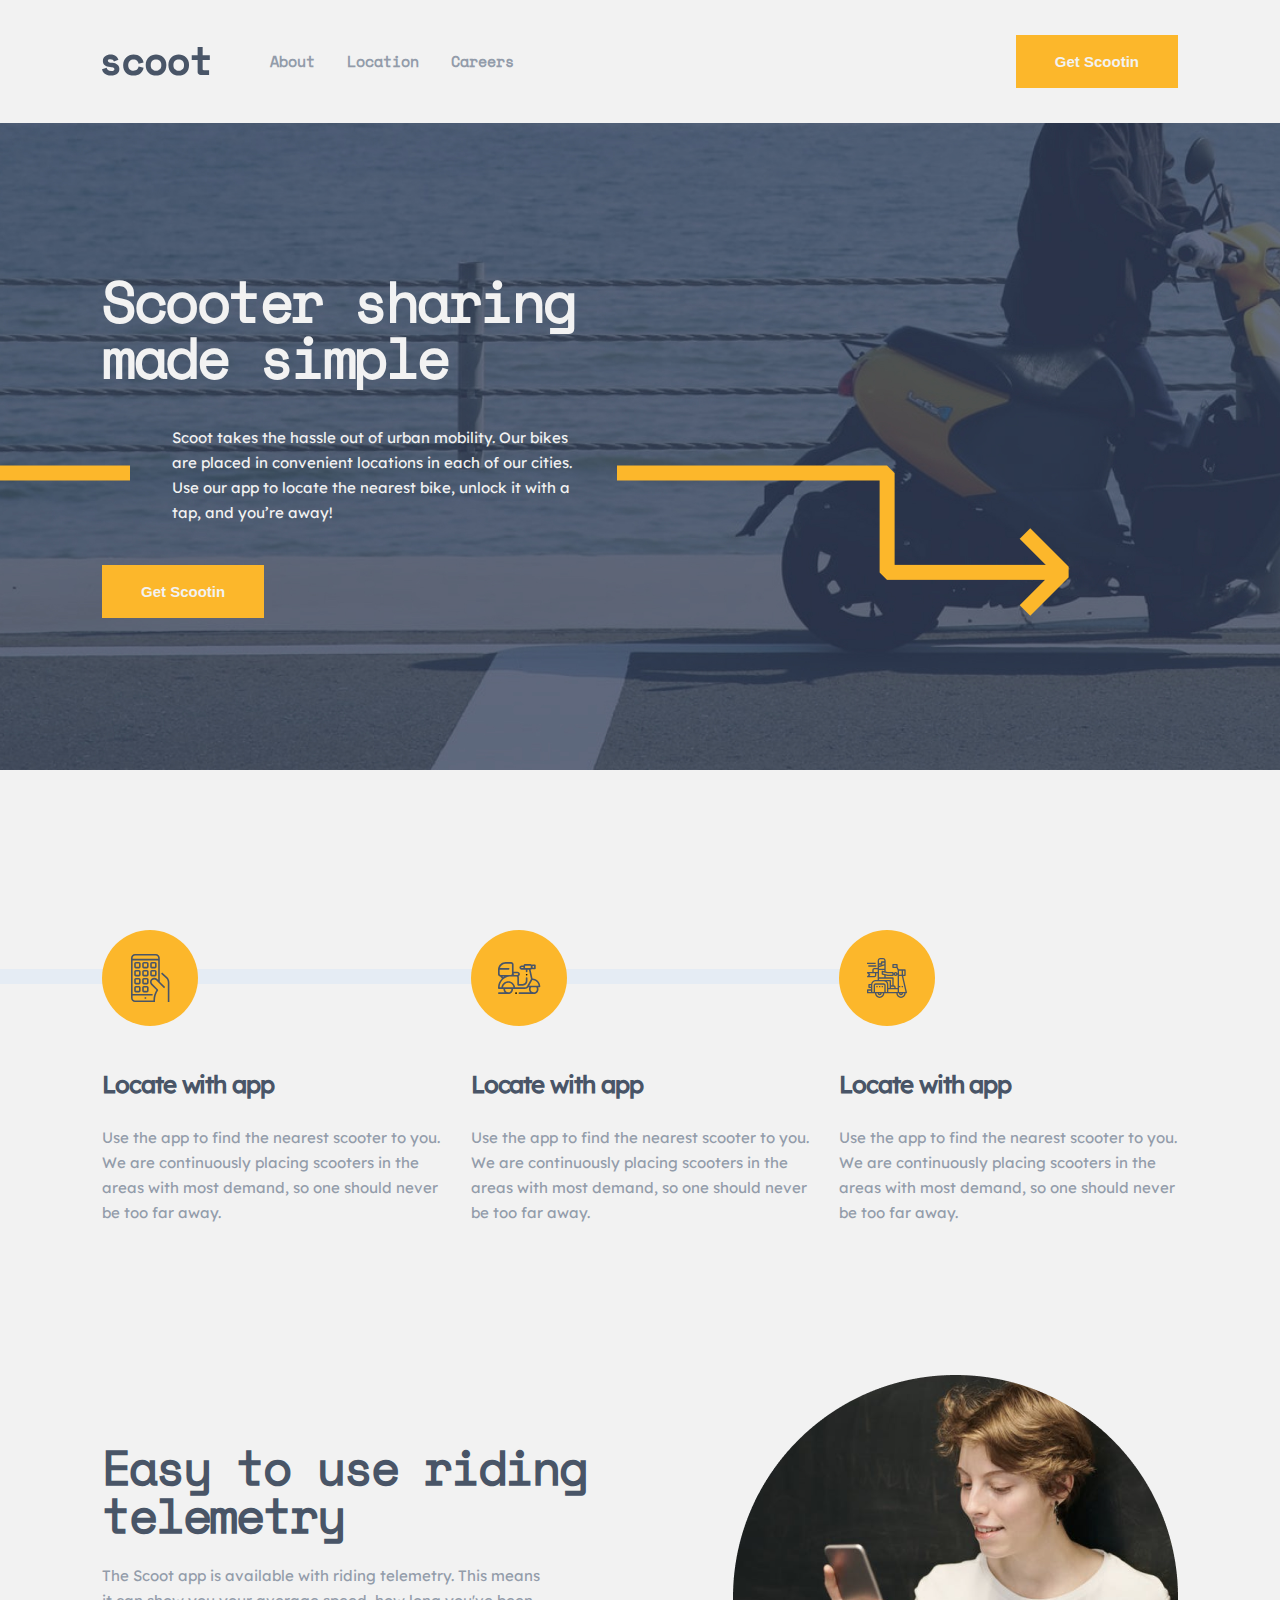
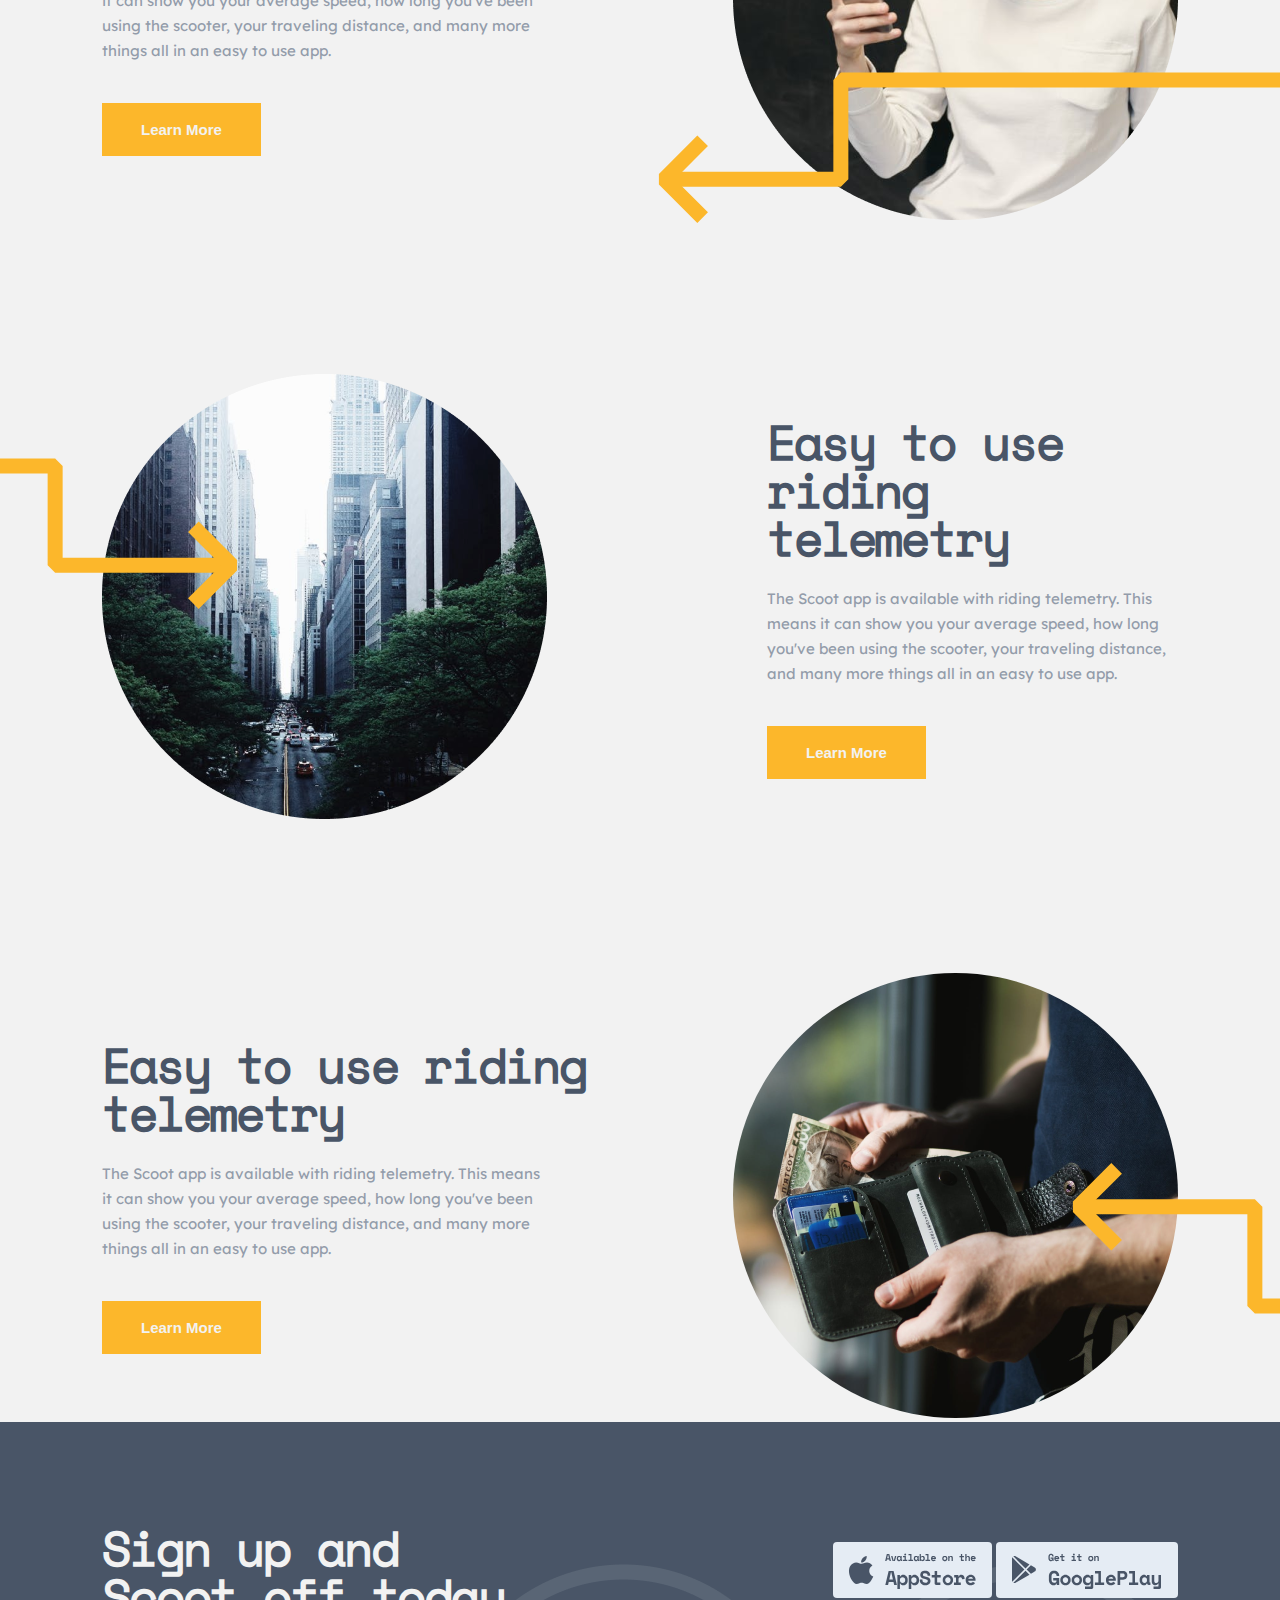
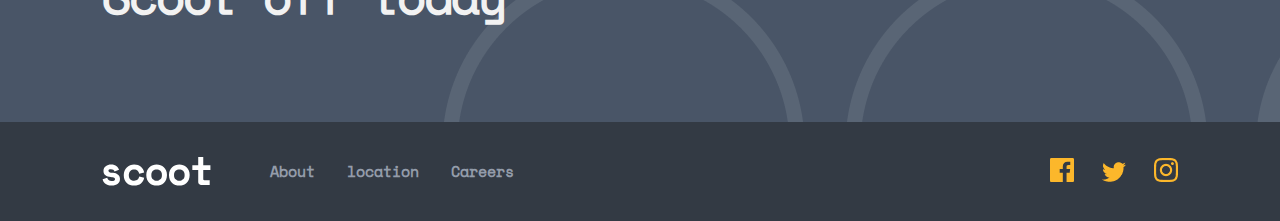
<file: index.html>
<!DOCTYPE html>
<html lang="en">
<head>
    <meta charset="UTF-8">
    <meta http-equiv="X-UA-Compatible" content="IE=edge">
    <meta name="viewport" content="width=device-width, initial-scale=1.0">
    <title>scoot</title>
    <link rel="apple-touch-icon" sizes="180x180" href="./favicons/apple-touch-icon.png">
    <link rel="icon" type="image/png" sizes="32x32" href="./favicons/favicon-32x32.png">
    <link rel="icon" type="image/png" sizes="16x16" href="./favicons/favicon-16x16.png">
    <link rel="manifest" href="./favicons/site.webmanifest">
    <link rel="stylesheet" href="./sass/main.css"> 
</head>
<body>
    <header>
        <nav>
            <div class="container">
                <div class="menu">
                    <input class="menu__check" type="checkbox" id="set">
                    
                        <label class="menu__add ozgaruvchi" for="set">
                            <img src="./images/icons/variab.svg" alt="ozgaruvchi">
                        </label>
                        <label class="menu__remove" for="set">
                            <img class="set__first-btn" src="./images/icons/x-knop.svg" alt="...">
                        </label>
                        <img class="menu__left-img"  src="./images/icons/scoot.svg" alt="scoot">
                    
                     <div class="menu__right">
                        <ul class="menu__right-nav">
                            <li class="menu__right-items"><a class="menu-link" href="./html/about.html">About</a></li>
                            <li class="menu__right-items"><a class="menu-link" href="#">Location</a></li>
                            <li class="menu__right-items"><a class="menu-link" href="./html/careers.html">Careers</a></li>
                        </ul>
                        
                            <button class="btn">Get Scootin</button>
                        
                        
                     </div>
                </div>
              
            </div>
        </nav>
        <div class="main">
            <div class="container freeze">
                <h1 class="main-title">Scooter sharing made simple</h1>
                <p class="main-text">Scoot takes the hassle out of urban mobility. Our bikes are placed in convenient locations in each of our cities. Use our app to locate the nearest bike, unlock it with a tap, and you’re away!</p>
                <div class="wrapper-main-btn">
                    <button class="btn main-btn">Get Scootin</button>
                </div>
                <img class="point" src="./images/point.png" alt="point">
                <img class="pointer" src="./images/pointer.png" alt="pointer">
            </div>
        </div>
    </header>
    <main>
    <section>
        <div class="container for-line">
            <div class="boxs">
                <div class="box box-1">
                    <img  src="./images/icons/mobile.svg" alt="mobile">
                    <div class="description">
                        <h4 class="description-title">Locate with app</h4>
                        <p class="description-text">Use the app to find the nearest scooter to you. We are continuously placing scooters in the areas with most demand, so one should never be too far away. </p>
                    </div>
                </div>
                <div class="box box-2"><img src="./images/icons/byce.svg" alt="mobile">
                    <div class="description">
                        <h4 class="description-title">Locate with app</h4>
                        <p class="description-text">Use the app to find the nearest scooter to you. We are continuously placing scooters in the areas with most demand, so one should never be too far away. </p>
                    </div></div>
                <div class="box box-3"><img src="./images/icons/byce2.svg" alt="mobile">
                    <div class="description">
                        <h4 class="description-title">Locate with app</h4>
                        <p class="description-text">Use the app to find the nearest scooter to you. We are continuously placing scooters in the areas with most demand, so one should never be too far away. </p>
                    </div>
                </div>
            </div>
            <img class="line" src="./images/line.png" alt="line">
        </div>
    </section>
    <article>
        <div class="container">
            <div class="easy">
                <div class="easy__left">
                    <h4 class="easy__left-title">Easy to use
                        riding telemetry</h4>
                        <p class="easy__left-text">The Scoot app is available with riding telemetry. This means it can show you your average speed, how long you've been using the scooter, your traveling distance, and many more things all in an easy to use app.</p>
                        <div class="btn-wrap">
                            <button class="btn easy__left-btn">Learn More</button>
                        </div>
                      
                </div>
                <div class="easy__right one">
                    <img class="easy__right-img0" src="./images/icons/second-indicator.svg" alt="indicator">
                    <img class="easy__right-img001" src="./images/icons/indicator-3.svg" alt="img">
                    <img class="easy__right-img1" src="./images/Month.png" alt="Month">
                    <img class="easy__right-img" src="./images/person.png" alt="person">
                </div>
            </div>
            <div class="easy">
                <div class="easy__left two">
                    <img class="easy__left-img1" src="./images/icons/indecator-2.svg" alt="indicator">
                    <img class="easy__left-img" src="./images/month-left.png" alt="month">
                    <h4 class="easy__left-title">Easy to use
                        riding telemetry</h4>
                        <p class="easy__left-text">The Scoot app is available with riding telemetry. This means it can show you your average speed, how long you've been using the scooter, your traveling distance, and many more things all in an easy to use app.</p>
                        <div class="btn-wrap">
                            <button class="btn easy__left-btn">Learn More</button>
                        </div>
                      
                </div>
                <div class="easy__right">
                    <img class="easy__right-img" src="./images/sircle2.png" alt="person">
                </div>
            </div>
            <div class="easy">
                <div class="easy__left three">
                    <h4 class="easy__left-title">Easy to use
                        riding telemetry</h4>
                        <p class="easy__left-text">The Scoot app is available with riding telemetry. This means it can show you your average speed, how long you've been using the scooter, your traveling distance, and many more things all in an easy to use app.</p>
                        <div class="btn-wrap">
                            <button class="btn easy__left-btn">Learn More</button>
                        </div>
                      
                </div>
                <div class="easy__right for-month">
                    <img class="easy__right-end0" src="./images/icons/indicator-3.svg" alt="indicator">
                    <img class="easy__right-end1" src="./images/Month.png" alt="month">
                    <img class="easy__right-end" src="./images/sircle3.png" alt="person">
                </div>
            </div>
        </div>
    </article>
    <aside>
        <div class="container">
            <div class="scoot">
                <div class="scoot__left">
                    <h2 class="scoot__left-title">Sign up and Scoot off today</h2>
                </div>
                <div class="scoot__right">
                    <a class="scoot__right-link" href="#"><img class="scoot__right-img1" src="./images/icons/app-store.svg" alt="AppStore"></a>
                    <a class="scoot__right-link" href="#"><img class="scoot__right-img2" src="./images/icons/google-play.svg" alt="Google_Play"></a>
                </div>

            </div>
        </div>
    </aside>
    </main>
    <footer>
        <div class="container">
             <div class="end">
                <div class="end__left">
                    <img class="end__left-img" src="./images/icons/footer-logo.svg" alt="scoot">
                </div>
                <div class="end__right">
                    <ul class="end__right-ul">
                        <li class="end__right-item"><a class="end__right-link" href="./html/about.html">About</a></li>
                        <li class="end__right-item"><a class="end__right-link" href="#">location</a></li>
                        <li class="end__right-item"><a class="end__right-link" href="./html/careers.html">Careers</a></li>
                    </ul>
                    <div class="flow">
                        <a class="flow__link" href="#"><img class="flow__link-img" src="./images/icons/facebook.svg" alt="facebook"></a>
                        <a class="flow__link" href="#"><img class="flow__link-img" src="./images/icons/tvitter.png" alt="twitter"></a>
                        <a class="flow__link" href="#"><img class="flow__link-img" src="./images/icons/instagram.png" alt="instaram"></a>
                    </div>
                </div>
            </div>
            
        </div>
        
    </footer>
</body>
</html>
</file>
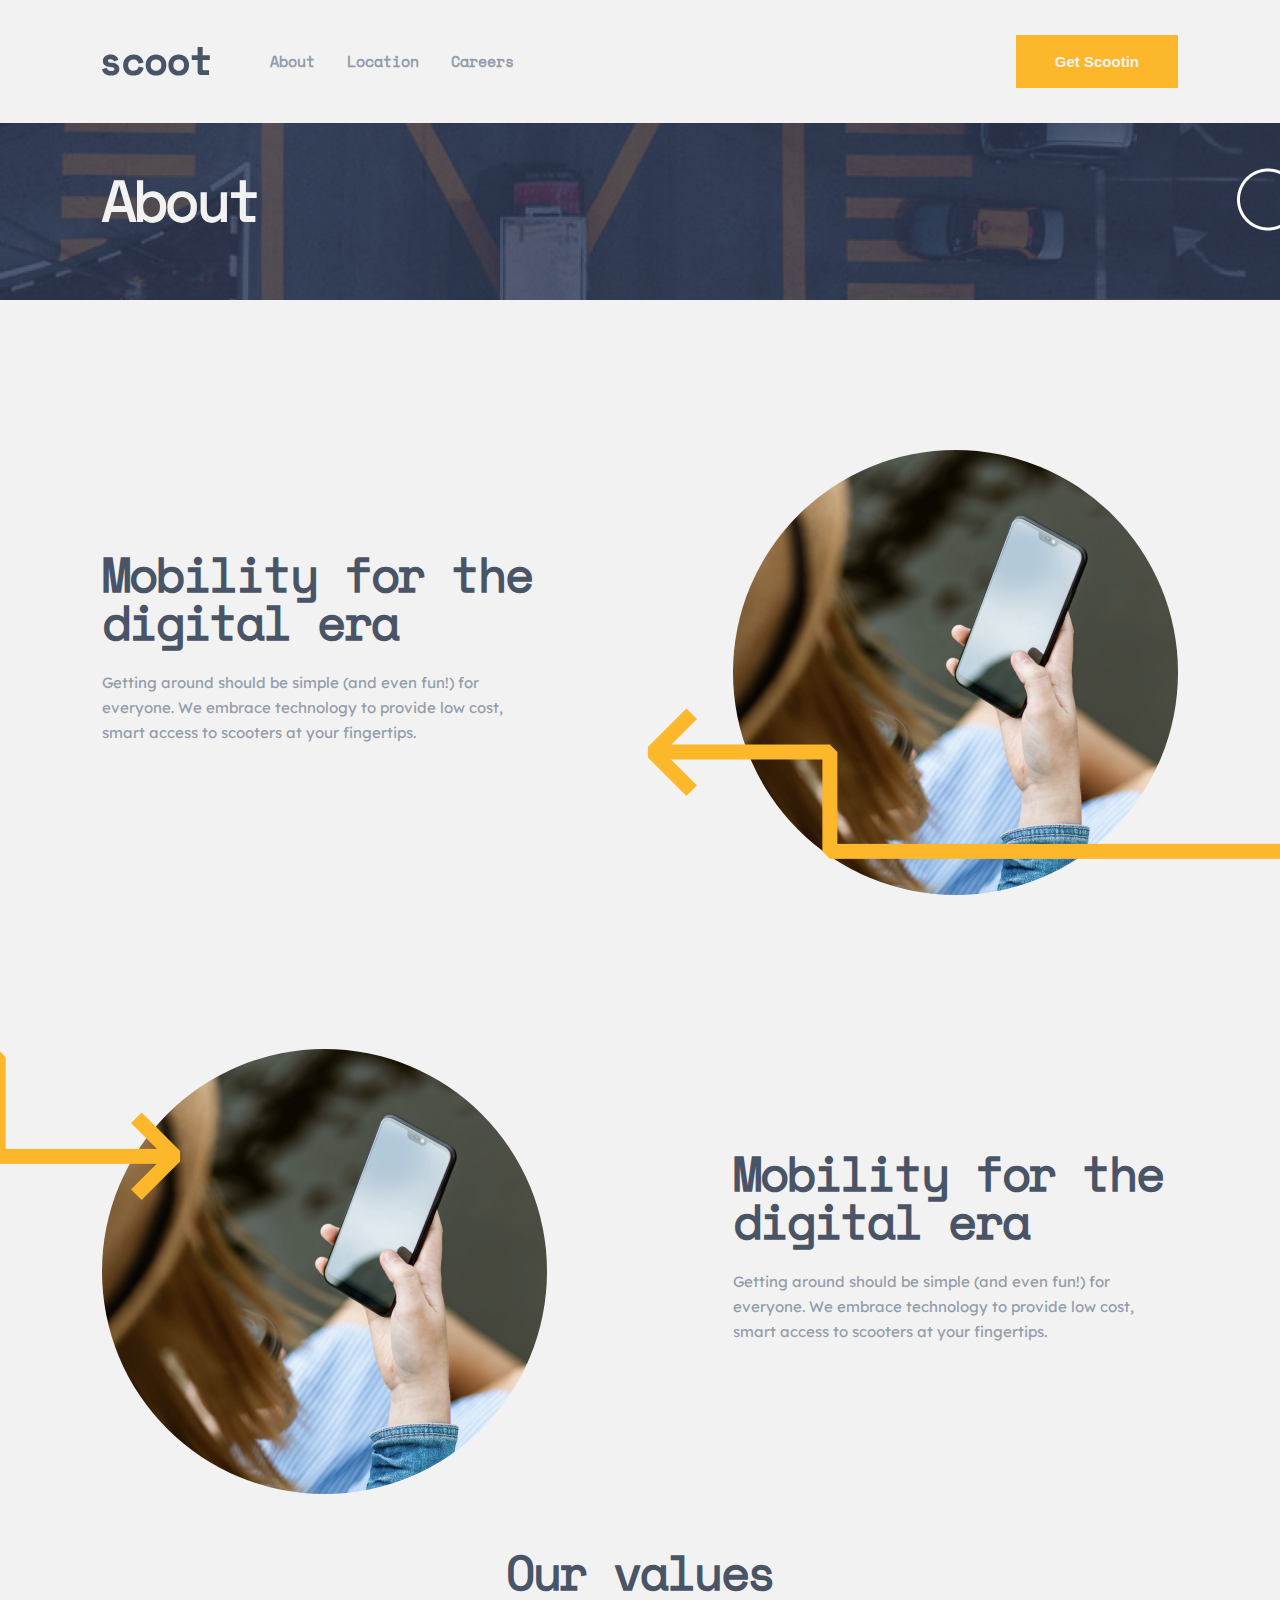
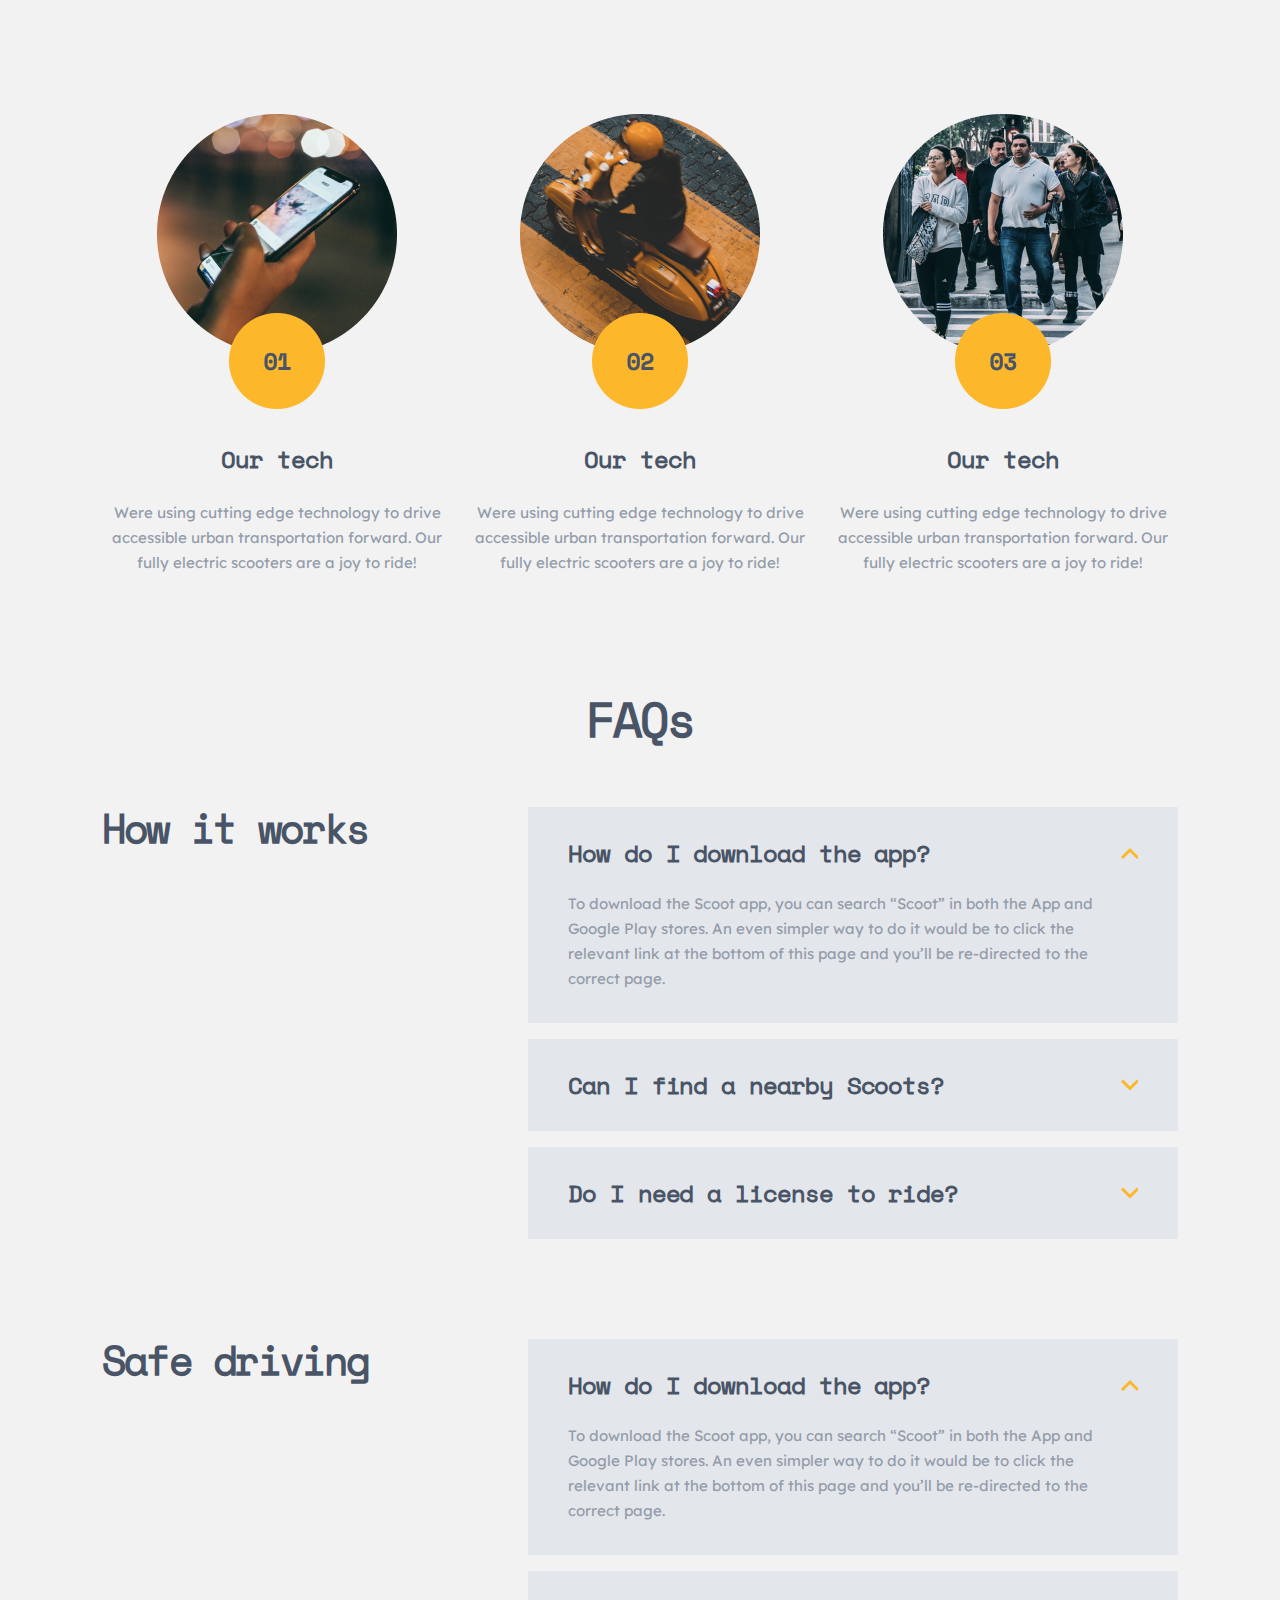
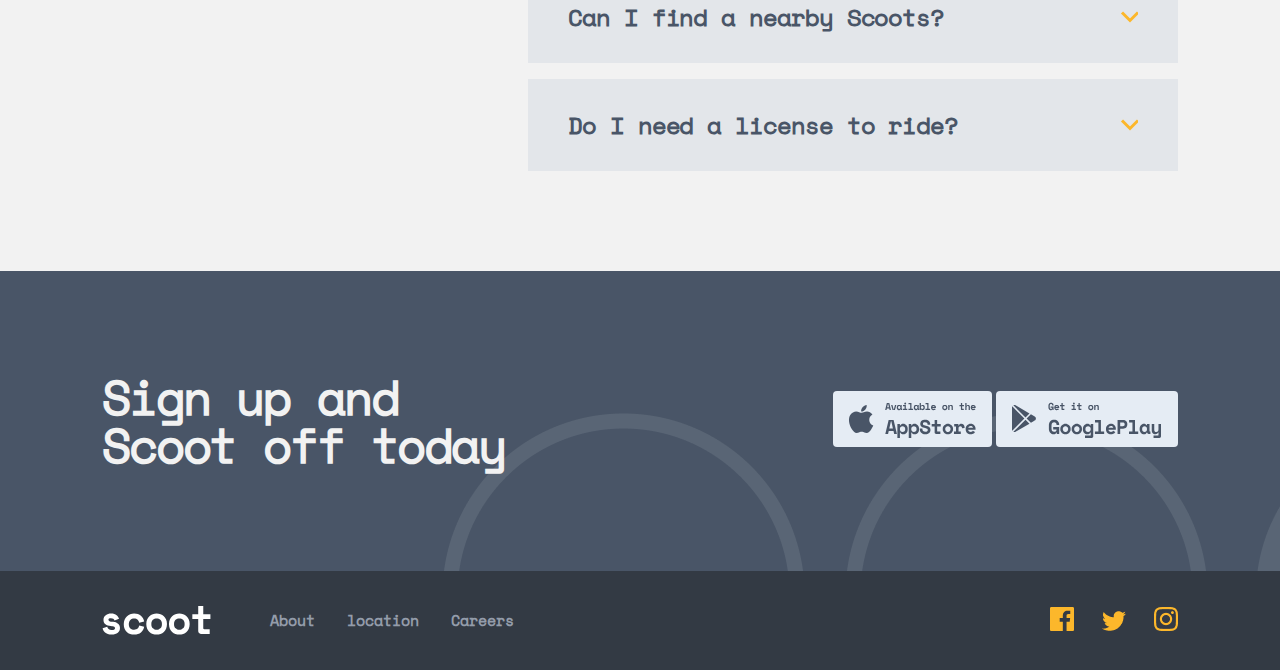
<file: html/about.html>
<!DOCTYPE html>
<html lang="en">
<head>
    <meta charset="UTF-8">
    <meta http-equiv="X-UA-Compatible" content="IE=edge">
    <meta name="viewport" content="width=device-width, initial-scale=1.0">
    <title>Document</title>
    <link rel="stylesheet" href="../sass/">
    <link rel="stylesheet" href="../sass/main.css">
</head>
<body>
    <header>
        
        <nav>
            <div class="container">
                <div class="menu">
                    <input class="menu__check" type="checkbox" id="set">
                    
                        <label class="menu__add ozgaruvchi" for="set">
                            <img src="../images/icons/variab.svg" alt="ozgaruvchi">
                        </label>
                        <label class="menu__remove" for="set">
                            <img class="set__first-btn" src="../images/icons/x-knop.svg" alt="...">
                        </label>
                        <img class="menu__left-img"  src="../images/icons/scoot.svg" alt="scoot">
                    
                     <div class="menu__right">
                        <ul class="menu__right-nav">
                            <li class="menu__right-items"><a class="menu-link" href="#">About</a></li>
                            <li class="menu__right-items"><a class="menu-link" href="../index.html">Location</a></li>
                            <li class="menu__right-items"><a class="menu-link" href="./html/careers.html">Careers</a></li>
                        </ul>
                        
                            <button class="btn">Get Scootin</button>
                        
                        
                     </div>
                </div>
              
            </div>
        </nav>
            <div class="circle-about">
                <div class="container header-z">
                 
                    <h2 class="header-title">About</h2>                
                </div>
            </div>
    </header>
    <main>
        <section>
            <div class="container">
                <div class="digital">
                    <div class="digital__left next">
                        <h3 class="digital__left-title">Mobility for the digital era</h3>
                        <p class="digital__left-text">Getting around should be simple (and even fun!) for everyone. We embrace technology to provide low cost, smart access to scooters at your fingertips.</p>
                    </div>
                    <div class="digital__right">
                        <img class="digital__right-img1" src="../images/about-for-circle-person.png" alt="circle">
                        <img class="digital__right-img2" src="../images/Month.png" alt="month">
                        <img class="digital__right-img3" src="../images/about-for-pointer1.png" alt="pointer">
    
                    </div>
                </div>
                <div class="digital">
                    <div class="digital__left next1">
                        <h3 class="digital__left-title">Mobility for the digital era</h3>
                        <p class="digital__left-text">Getting around should be simple (and even fun!) for everyone. We embrace technology to provide low cost, smart access to scooters at your fingertips.</p>
                    </div>
                    <div class="digital__right">
                        <img class="digital__right-img1" src="../images/about-for-circle-person.png" alt="circle">
                        <img class="digital__right-img2 next2" src="../images/month-left.png" alt="month">
                        <img class="digital__right-img3 next3" src="../images/about-for-pointer2.png" alt="pointer">
    
                    </div>
                </div>
                <div class="value">
                    <h4 class="value-title">Our values</h4>
                    <div class="our-wrap">
                        <div class="our1">
                            <img class="our1-img" src="../images/about-for-value.png" alt="value">
                             <h5 class="our1-title">Our tech</h5>
                             <p class="our1-text">Were using cutting edge technology to drive accessible urban transportation forward. Our fully electric scooters are a joy to ride!</p>
                        </div>
                        <div class="our1">
                            <img class="our1-img" src="../images/about-for-value2.png" alt="value">
                             <h5 class="our1-title">Our tech</h5>
                             <p class="our1-text">Were using cutting edge technology to drive accessible urban transportation forward. Our fully electric scooters are a joy to ride!</p>
                        </div>
                        <div class="our1">
                            <img class="our1-img" src="../images/about-for-value3.png" alt="value">
                             <h5 class="our1-title">Our tech</h5>
                             <p class="our1-text">Were using cutting edge technology to drive accessible urban transportation forward. Our fully electric scooters are a joy to ride!</p>
                        </div>
                    </div>
                   
                </div>
            </div>
         </section>
        <article>
            <div class="container">
                <div class="faq">
                    <h2 class="faq-title">FAQs</h2>
                    <div class="faq1">
                        <h4 class="faq1-title">How it works</h4>
                        <div class="faq1__right">
                          <div class="faq1__child1">
                            <div class="text-img-wrap">
                                <h5 class="faq1__child1-title">How do I download the app?</h5>
                                <img class="faq1__child1-img" src="../images/icons/about-for-up.svg" alt="up">
                            </div>
                            <p class="faq1__child1-text">To download the Scoot app, you can search “Scoot” in both the App and Google Play stores. An even simpler way to do it would be to click the relevant link at the bottom of this page and you’ll be re-directed to the correct page.</p>
                        </div>
                          <div class="faq1__right-child2">
                            <h5>Can I find a nearby Scoots?</h5>
                            <img src="../images/icons/about-for-down.svg" alt="down">
                          </div>
                          <div class="faq1__right-child2">
                            <h5>Do I need a license to ride?</h5>
                            <img src="../images/icons/about-for-down.svg" alt="down">
                          </div>
                        
                    </div>
                </div>
                <div class="faq1">
                    <h4 class="faq1-title">Safe driving</h4>
                    <div class="faq1__right">
                      <div class="faq1__child1">
                        <div class="text-img-wrap">
                            <h5 class="faq1__child1-title">How do I download the app?</h5>
                            <img class="faq1__child1-img" src="../images/icons/about-for-up.svg" alt="up">
                        </div>
                        <p class="faq1__child1-text">To download the Scoot app, you can search “Scoot” in both the App and Google Play stores. An even simpler way to do it would be to click the relevant link at the bottom of this page and you’ll be re-directed to the correct page.</p>
                    </div>
                      <div class="faq1__right-child2">
                        <h5>Can I find a nearby Scoots?</h5>
                        <img src="../images/icons/about-for-down.svg" alt="down">
                      </div>
                      <div class="faq1__right-child2">
                        <h5>Do I need a license to ride?</h5>
                        <img src="../images/icons/about-for-down.svg" alt="down">
                      </div>
                    
                </div>
            </div>
                
            </div>
           
        </article>
        <aside>
            <div class="container">
                <div class="scoot">
                    <div class="scoot__left">
                        <h2 class="scoot__left-title">Sign up and Scoot off today</h2>
                    </div>
                    <div class="scoot__right">
                        <a class="scoot__right-link" href="#"><img class="scoot__right-img1" src="../images/icons/app-store.svg" alt="AppStore"></a>
                        <a class="scoot__right-link" href="#"><img class="scoot__right-img2" src="../images/icons/google-play.svg" alt="Google_Play"></a>
                    </div>
    
                </div>
            </div>
        </aside>
    </main>
    <footer>
        <div class="container">
            <div class="end">
               <div class="end__left">
                   <img class="end__left-img" src="../images/icons/footer-logo.svg" alt="scoot">
               </div>
               <div class="end__right">
                   <ul class="end__right-ul">
                       <li class="end__right-item"><a class="end__right-link" href="#">About</a></li>
                       <li class="end__right-item"><a class="end__right-link" href="../index.html">location</a></li>
                       <li class="end__right-item"><a class="end__right-link" href="../html/careers.html">Careers</a></li>
                   </ul>
                   <div class="flow">
                       <a class="flow__link" href="#"><img class="flow__link-img" src="../images/icons/facebook.svg" alt="facebook"></a>
                       <a class="flow__link" href="#"><img class="flow__link-img" src="../images/icons/tvitter.png" alt="twitter"></a>
                       <a class="flow__link" href="#"><img class="flow__link-img" src="../images/icons/instagram.png" alt="instaram"></a>
                   </div>
               </div>
           </div>
           
       </div>
       
    </footer>
</body>
</html>
</file>
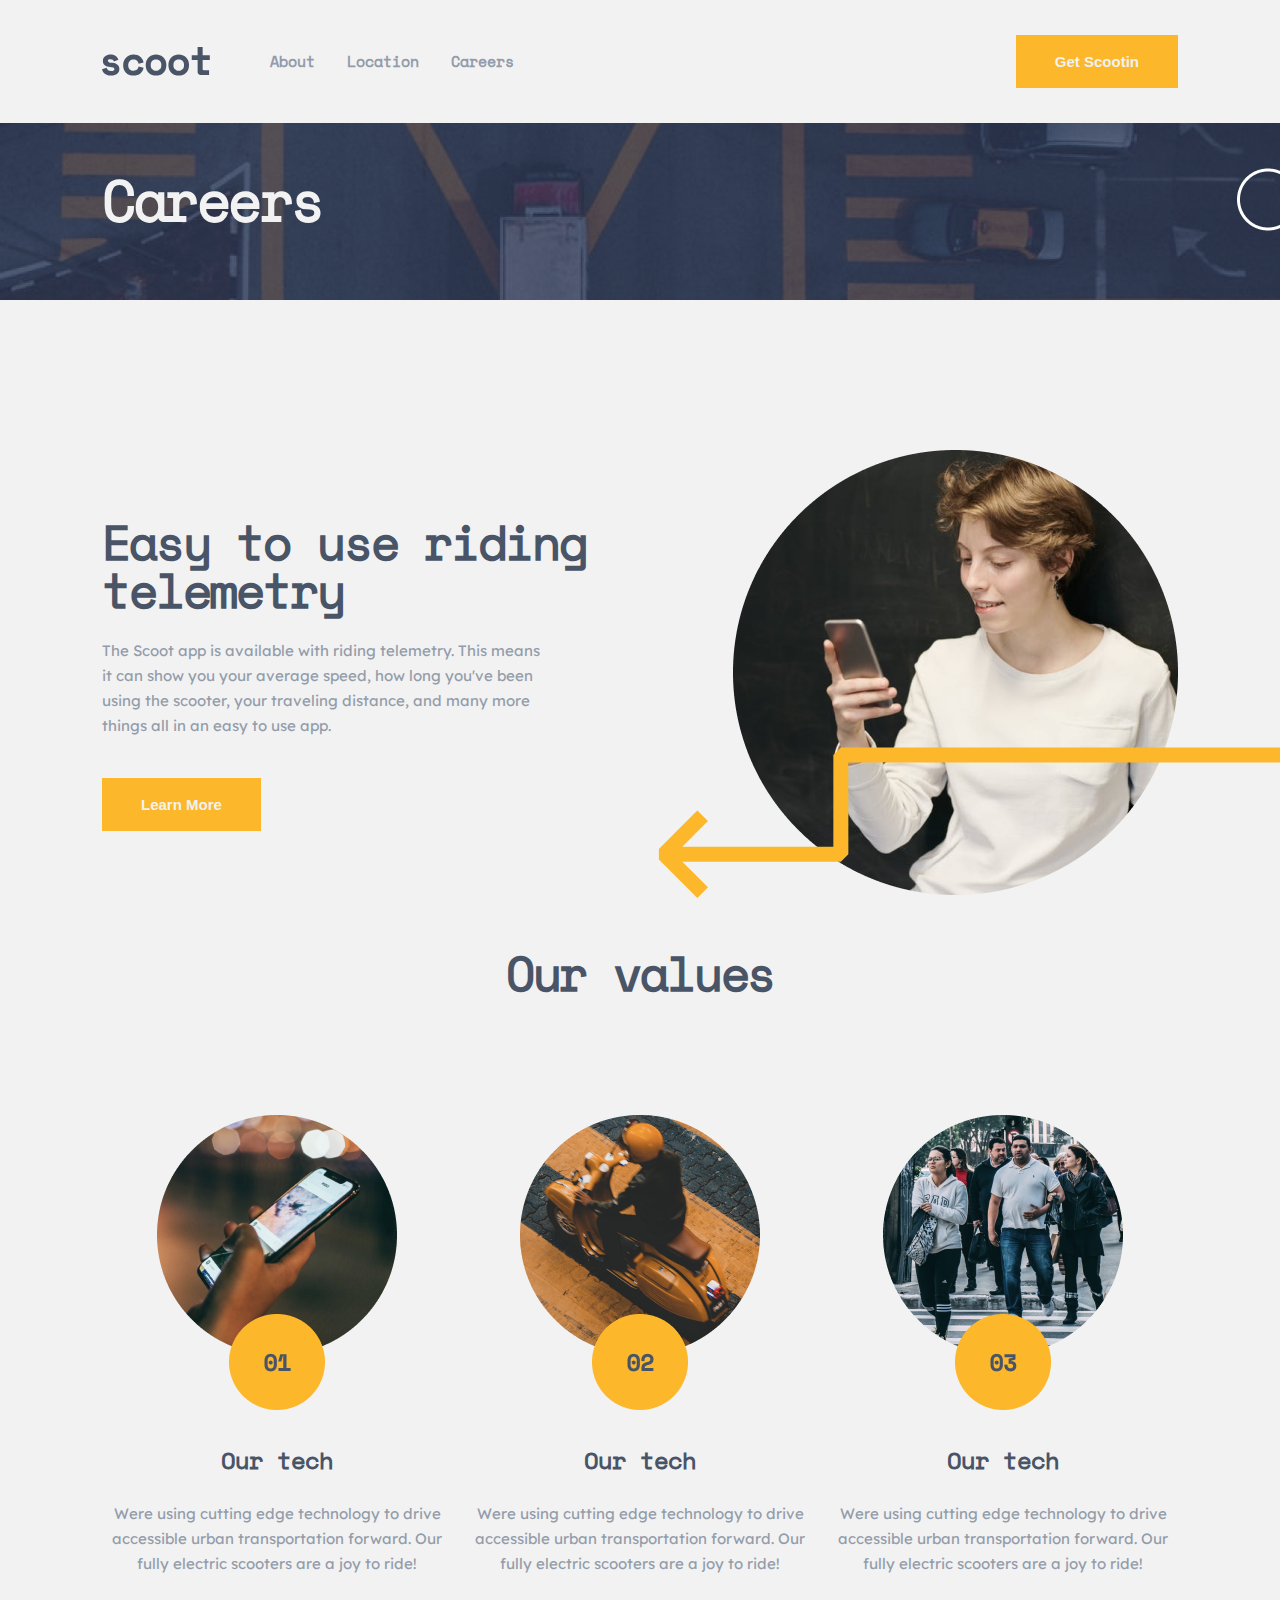
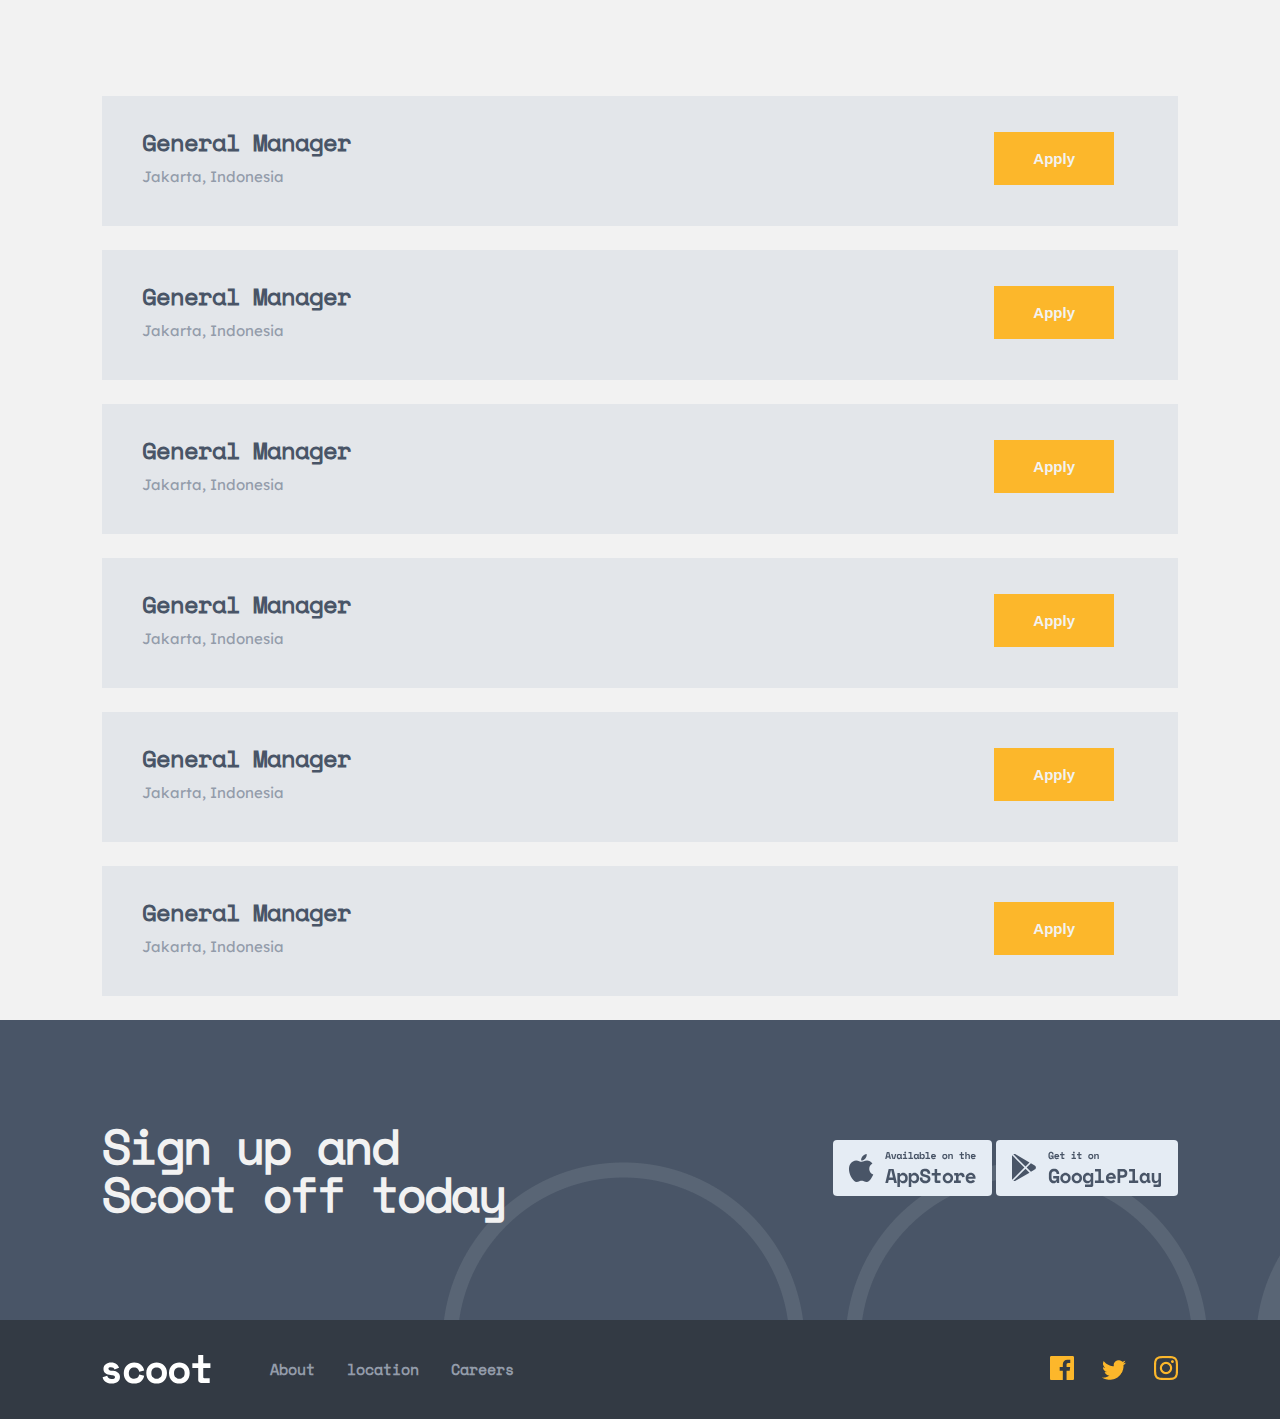
<file: html/careers.html>
<!DOCTYPE html>
<html lang="en">
<head>
    <meta charset="UTF-8">
    <meta http-equiv="X-UA-Compatible" content="IE=edge">
    <meta name="viewport" content="width=device-width, initial-scale=1.0">
    <title>Document</title>
    <link rel="stylesheet" href="../sass/main.css">
    <link rel="stylesheet" href="../sass/main.css">
</head>
<body>
    <header>
        <nav>
            <div class="container">
                <div class="menu">
                    <input class="menu__check" type="checkbox" id="set">
                    
                        <label class="menu__add ozgaruvchi" for="set">
                            <img src="../images/icons/variab.svg" alt="ozgaruvchi">
                        </label>
                        <label class="menu__remove" for="set">
                            <img class="set__first-btn" src="../images/icons/x-knop.svg" alt="...">
                        </label>
                        <img class="menu__left-img"  src="../images/icons/scoot.svg" alt="scoot">
                    
                     <div class="menu__right">
                        <ul class="menu__right-nav">
                            <li class="menu__right-items"><a class="menu-link" href="../html/about.html">About</a></li>
                            <li class="menu__right-items"><a class="menu-link" href="../index.html">Location</a></li>
                            <li class="menu__right-items"><a class="menu-link" href="#">Careers</a></li>
                        </ul>
                        
                            <button class="btn">Get Scootin</button>
                        
                        
                     </div>
                </div>
              
            </div>
        </nav>
        <div class="circle-about">
            <div class="container header-z">
             
                <h2 class="header-title">Careers</h2>                
            </div>
        </div>
    </header>
    <main>
        <section>
            <div class="container">
                <div class="easy">
                    <div class="easy__left">
                        <h4 class="easy__left-title">Easy to use
                            riding telemetry</h4>
                            <p class="easy__left-text">The Scoot app is available with riding telemetry. This means it can show you your average speed, how long you've been using the scooter, your traveling distance, and many more things all in an easy to use app.</p>
                            <div class="btn-wrap">
                                <button class="btn easy__left-btn careers-btn">Learn More</button>
                            </div>
                          
                    </div>
                    <div class="easy__right one">
                        <img class="easy__right-img0" src="../images/icons/second-indicator.svg" alt="indicator">
                        <img class="easy__right-img001" src="../images/icons/indicator-3.svg" alt="img">
                        <img class="easy__right-img1" src="../images/Month.png" alt="Month">
                        <img class="easy__right-img" src="../images/person.png" alt="person">
                    </div>
                </div>
                <div class="value">
                    <h4 class="value-title">Our values</h4>
                    <div class="our-wrap">
                        <div class="our1">
                            <img class="our1-img" src="../images/about-for-value.png" alt="value">
                             <h5 class="our1-title">Our tech</h5>
                             <p class="our1-text">Were using cutting edge technology to drive accessible urban transportation forward. Our fully electric scooters are a joy to ride!</p>
                        </div>
                        <div class="our1">
                            <img class="our1-img" src="../images/about-for-value2.png" alt="value">
                             <h5 class="our1-title">Our tech</h5>
                             <p class="our1-text">Were using cutting edge technology to drive accessible urban transportation forward. Our fully electric scooters are a joy to ride!</p>
                        </div>
                        <div class="our1">
                            <img class="our1-img" src="../images/about-for-value3.png" alt="value">
                             <h5 class="our1-title">Our tech</h5>
                             <p class="our1-text">Were using cutting edge technology to drive accessible urban transportation forward. Our fully electric scooters are a joy to ride!</p>
                        </div>
                    </div>
                   
                </div>
            </div>
        </section>
        <article>
            <div class="container general-top">
                <div class="general">
                    <div class="generaldescription">
                        <h4 class="generaldescription-title">General Manager</h4>
                        <p class="generaldescription-text">Jakarta, Indonesia</p>
                    </div>
                    <button class="btn general-btn">Apply</button>
                    
                </div>
                <div class="general">
                    <div class="generaldescription">
                        <h4 class="generaldescription-title">General Manager</h4>
                        <p class="generaldescription-text">Jakarta, Indonesia</p>
                    </div>
                    <button class="btn general-btn">Apply</button>
                    
                </div>
                <div class="general">
                    <div class="generaldescription">
                        <h4 class="generaldescription-title">General Manager</h4>
                        <p class="generaldescription-text">Jakarta, Indonesia</p>
                    </div>
                    <button class="btn general-btn">Apply</button>
                    
                </div>
                <div class="general">
                    <div class="generaldescription">
                        <h4 class="generaldescription-title">General Manager</h4>
                        <p class="generaldescription-text">Jakarta, Indonesia</p>
                    </div>
                    <button class="btn general-btn">Apply</button>
                    
                </div>
                <div class="general">
                    <div class="generaldescription">
                        <h4 class="generaldescription-title">General Manager</h4>
                        <p class="generaldescription-text">Jakarta, Indonesia</p>
                    </div>
                    <button class="btn general-btn">Apply</button>
                    
                </div>
                <div class="general">
                    <div class="generaldescription">
                        <h4 class="generaldescription-title">General Manager</h4>
                        <p class="generaldescription-text">Jakarta, Indonesia</p>
                    </div>
                    <button class="btn general-btn">Apply</button>
                    
                </div>
            </div>
        </article>
        <aside>
            <div class="container">
                <div class="scoot">
                    <div class="scoot__left">
                        <h2 class="scoot__left-title">Sign up and Scoot off today</h2>
                    </div>
                    <div class="scoot__right">
                        <a class="scoot__right-link" href="#"><img class="scoot__right-img1" src="../images/icons/app-store.svg" alt="AppStore"></a>
                        <a class="scoot__right-link" href="#"><img class="scoot__right-img2" src="../images/icons/google-play.svg" alt="Google_Play"></a>
                    </div>
    
                </div>
            </div>
        </aside>
    </main>
    <footer>
        <div class="container">
            <div class="end">
               <div class="end__left">
                   <img class="end__left-img" src="../images/icons/footer-logo.svg" alt="scoot">
               </div>
               <div class="end__right">
                   <ul class="end__right-ul">
                       <li class="end__right-item"><a class="end__right-link" href="./about.html">About</a></li>
                       <li class="end__right-item"><a class="end__right-link" href="../index.html">location</a></li>
                       <li class="end__right-item"><a class="end__right-link" href="#">Careers</a></li>
                   </ul>
                   <div class="flow">
                       <a class="flow__link" href="#"><img class="flow__link-img" src="../images/icons/facebook.svg" alt="facebook"></a>
                       <a class="flow__link" href="#"><img class="flow__link-img" src="../images/icons/tvitter.png" alt="twitter"></a>
                       <a class="flow__link" href="#"><img class="flow__link-img" src="../images/icons/instagram.png" alt="instaram"></a>
                   </div>
               </div>
           </div>
           
       </div>
       
    </footer>
</body>
</html>
</file>
<file: sass/main.css>
@font-face {
  font-display: swap;
  font-family: "Lexend Deca";
  src: url("../fonts/lexend-deca-v17-latin-regular.eot");
  src: url("../fonts/lexend-deca-v17-latin-regular.eot?#iefix") format("embedded-opentype"), url("../fonts/lexend-deca-v17-latin-regular.woff2") format("woff2"), url("../fonts/lexend-deca-v17-latin-regular.woff") format("woff"), url("../fonts/lexend-deca-v17-latin-regular.ttf") format("truetype"), url("../fonts/lexend-deca-v17-latin-regular.svg#LexendDeca") format("svg");
}
@font-face {
  font-display: swap;
  font-family: "Space Mono";
  src: url("../fonts/space-mono-v12-latin-regular.eot");
  src: url("../fonts/space-mono-v12-latin-regular.eot?#iefix") format("embedded-opentype"), url("../fonts/space-mono-v12-latin-regular.woff2") format("woff2"), url("../fonts/space-mono-v12-latin-regular.woff") format("woff"), url("../fonts/space-mono-v12-latin-regular.ttf") format("truetype"), url("../fonts/space-mono-v12-latin-regular.svg#SpaceMono") format("svg");
}
* {
  margin: 0;
  padding: 0;
  box-sizing: border-box;
}

body {
  font-family: "Lexend Deca";
  overflow-x: hidden;
  background-color: #F2F2F2;
}

.container {
  max-width: 1106px;
  margin: 0 auto;
  padding: 0 15px;
}

nav {
  padding: 35px 0;
  position: fixed;
  top: 0;
  width: 100%;
  z-index: 20;
  background-color: #F2F2F2;
}

.menu {
  display: flex;
  align-items: center;
  -moz-column-gap: 60px;
       column-gap: 60px;
}
.menu__check {
  display: none;
}
.menu__left {
  display: flex;
  align-items: center;
}
.menu__left .ozgaruvchi {
  display: none;
}
@media screen and (max-width: 640px) {
  .menu__left .ozgaruvchi {
    display: block;
  }
}
.menu__right {
  display: flex;
  align-items: center;
  justify-content: space-between;
  width: 100%;
}
@media screen and (max-width: 640px) {
  .menu__right {
    flex-direction: column;
    position: absolute;
    top: 90px;
    left: -620px;
    background-color: green;
    height: 80vh;
    width: 70%;
    z-index: 10;
  }
}
.menu__right-nav {
  display: flex;
  align-items: center;
  -moz-column-gap: 32px;
       column-gap: 32px;
  list-style: none;
}
@media screen and (max-width: 640px) {
  .menu__right-nav {
    margin-top: 60px;
    flex-direction: column;
    row-gap: 20px;
  }
}
.menu-link {
  text-decoration: none;
  font-family: "Space Mono";
  font-weight: 700;
  font-size: 15px;
  line-height: 25px;
  color: #939CAA;
}
.menu-link:hover {
  color: #FCB72B;
}

.main {
  margin-top: 120px;
  background-image: url(../../images/Bitmap.jpg);
  background-repeat: no-repeat;
  background-size: cover;
}
.main-title {
  font-family: "Space Mono";
  font-weight: 700;
  font-size: 56px;
  line-height: 56px;
  letter-spacing: -2.5px;
  color: #F2F2F2;
  padding-top: 153px;
  max-width: 500px;
}
@media screen and (max-width: 992px) {
  .main-title {
    font-weight: 700;
    font-size: 56px;
    line-height: 56px;
    text-align: center;
    margin: 24px auto;
    letter-spacing: -2.5px;
  }
}
@media screen and (max-width: 640px) {
  .main-title {
    font-weight: 700;
    font-size: 40px;
    line-height: 40px;
    text-align: center;
    letter-spacing: -1.78571px;
    max-width: 311px;
  }
}
.main-text {
  font-weight: 400;
  font-size: 15px;
  line-height: 25px;
  color: #F2F2F2;
  max-width: 405px;
  margin: 40px 0 40px 70px;
}
@media screen and (max-width: 992px) {
  .main-text {
    font-weight: 400;
    font-size: 15px;
    line-height: 25px;
    text-align: center;
    margin: 0 auto 32px auto;
    max-width: 573px;
  }
}
@media screen and (max-width: 640px) {
  .main-text {
    font-weight: 400;
    font-size: 15px;
    line-height: 25px;
    text-align: center;
    margin: 24px 0 34px 0;
  }
}

.freeze {
  position: relative;
}

.point {
  position: absolute;
  top: 345px;
  left: -160px;
}
@media screen and (max-width: 992px) {
  .point {
    display: none;
  }
}

.pointer {
  position: absolute;
  top: 345px;
  left: 530px;
}
@media screen and (max-width: 992px) {
  .pointer {
    top: 450px;
    left: -100px;
  }
}
@media screen and (max-width: 640px) {
  .pointer {
    left: -300px;
  }
}

@media screen and (max-width: 992px) {
  .wrapper-main-btn {
    display: flex;
    align-items: center;
    justify-content: center;
  }
}

.main-btn {
  margin-bottom: 152px;
}

.menu__check:checked ~ .menu__right {
  left: 0px;
}

.set__first-btn {
  display: none;
}
@media screen and (max-width: 640px) {
  .set__first-btn {
    display: block;
  }
}

.circle-about {
  margin-top: 100px;
  background-image: url(../../images/for-about-main.png);
  background-repeat: no-repeat;
  background-size: cover;
}

.header-title {
  font-family: "Space Mono";
  font-weight: 700;
  font-size: 56px;
  line-height: 56px;
  letter-spacing: -2.5px;
  color: #F2F2F2;
  padding: 72px 0;
}
@media screen and (max-width: 992px) {
  .header-title {
    font-family: "Space Mono";
    font-weight: 700;
    font-size: 40px;
    line-height: 40px;
    text-align: center;
    letter-spacing: -1.78571px;
    color: #F2F2F2;
    margin: 0 auto;
  }
}

.menu__remove {
  display: none;
}

.menu__check:checked ~ .menu__remove {
  display: block;
}

.menu__check:checked ~ .menu__add {
  display: none;
}

.menu__add {
  display: none;
}
@media screen and (max-width: 640px) {
  .menu__add {
    display: block;
  }
}

.boxs {
  margin-top: 160px;
  display: grid;
  grid-template-areas: "item1 item2 item3";
  -moz-column-gap: 30px;
       column-gap: 30px;
}
@media screen and (max-width: 992px) {
  .boxs {
    display: flex;
    flex-direction: column;
    align-items: center;
    max-width: 100%;
  }
}

.box {
  max-width: 350px;
}
@media screen and (max-width: 992px) {
  .box {
    display: flex;
    align-items: center;
    max-width: 100%;
  }
}
@media screen and (max-width: 640px) {
  .box {
    display: flex;
    align-items: center;
    justify-content: center;
  }
}
.box img {
  width: 96px;
}
@media screen and (max-width: 640px) {
  .box img {
    width: 56px;
    margin-left: 125px;
  }
}

.box-1 {
  grid-area: item1;
}
@media screen and (max-width: 992px) {
  .box-1 {
    display: flex;
    -moz-column-gap: 79px;
         column-gap: 79px;
  }
}
@media screen and (max-width: 640px) {
  .box-1 {
    display: block;
  }
}

.box-2 {
  grid-area: item2;
}
@media screen and (max-width: 992px) {
  .box-2 {
    display: flex;
    -moz-column-gap: 79px;
         column-gap: 79px;
  }
}
@media screen and (max-width: 640px) {
  .box-2 {
    display: block;
    margin-bottom: 30px;
    margin-top: 30px;
  }
}

.box-3 {
  grid-area: item3;
}
@media screen and (max-width: 992px) {
  .box-3 {
    display: flex;
    -moz-column-gap: 79px;
         column-gap: 79px;
  }
}
@media screen and (max-width: 640px) {
  .box-3 {
    display: block;
  }
}

.box-3::after {
  content: "";
  position: relative;
  width: 15px;
  height: 642px;
  background-color: #E5ECF4;
  display: none;
}
@media screen and (max-width: 992px) {
  .box-3::after {
    display: block;
    position: absolute;
    z-index: -1;
    top: -160px;
    transform: translateX(42px);
  }
}
@media screen and (max-width: 640px) {
  .box-3::after {
    display: none;
  }
}

.description {
  max-width: 350px;
}
.description-title {
  font-weight: 700;
  font-size: 24px;
  line-height: 28px;
  letter-spacing: -1.07143px;
  color: #495567;
  margin-top: 40px;
  margin-bottom: 27px;
}
@media screen and (max-width: 640px) {
  .description-title {
    font-family: "Space Mono";
    font-weight: 700;
    font-size: 20px;
    line-height: 28px;
    text-align: center;
    letter-spacing: -0.892857px;
    color: #495567;
  }
}
.description-text {
  font-weight: 400;
  font-size: 15px;
  line-height: 25px;
  color: #939CAA;
}
@media screen and (max-width: 992px) {
  .description-text {
    max-width: 398px;
    margin-top: -20px;
  }
}
@media screen and (max-width: 992px) {
  .description-text {
    max-width: 311px;
    font-weight: 400;
    font-size: 15px;
    line-height: 25px;
    text-align: center;
    color: #939CAA;
  }
}

.for-line {
  position: relative;
}

.line {
  position: absolute;
  top: 39px;
  left: -220px;
  z-index: -1;
}
@media screen and (max-width: 992px) {
  .line {
    display: none;
  }
}
@media screen and (max-width: 640px) {
  .line {
    display: none;
  }
}

.digital {
  margin-top: 150px;
  display: flex;
  align-items: center;
  justify-content: space-between;
}
@media screen and (max-width: 992px) {
  .digital {
    flex-direction: column;
    row-gap: 120px;
  }
}
.digital__right {
  position: relative;
}
.digital__right-img1 {
  max-width: auto;
  max-height: auto;
  border-radius: 50%;
}
@media screen and (max-width: 992px) {
  .digital__right-img1 {
    max-width: 445px;
  }
}
@media screen and (max-width: 640px) {
  .digital__right-img1 {
    max-width: 311px;
  }
}
.digital__right-img2 {
  position: absolute;
  left: 570px;
}
@media screen and (max-width: 640px) {
  .digital__right-img2 {
    display: none;
  }
}
.digital__right-img3 {
  position: absolute;
  top: 258px;
  left: -86px;
}
@media screen and (max-width: 640px) {
  .digital__right-img3 {
    position: absolute;
    top: 100px;
    left: -20px;
  }
}
.digital__left-title {
  font-family: "Space Mono";
  font-weight: 700;
  font-size: 48px;
  line-height: 48px;
  letter-spacing: -2.14286px;
  color: #495567;
  margin-top: -55px;
  max-width: 445px;
}
@media screen and (max-width: 992px) {
  .digital__left-title {
    font-family: "Space Mono";
    font-weight: 700;
    font-size: 48px;
    line-height: 48px;
    text-align: center;
    letter-spacing: -2.14286px;
    margin: 0 auto;
  }
}
.digital__left-text {
  font-weight: 400;
  font-size: 15px;
  line-height: 25px;
  color: #939CAA;
  max-width: 445px;
  margin-top: 24px;
}
@media screen and (max-width: 992px) {
  .digital__left-text {
    font-weight: 400;
    font-size: 15px;
    line-height: 25px;
    text-align: center;
    color: #939CAA;
    max-width: 573px;
    margin: 40px auto;
  }
}

@media screen and (max-width: 992px) {
  .next {
    order: 1;
  }
}

.next1 {
  order: 1;
}

.next2 {
  position: absolute;
  left: -215px;
}

.next3 {
  position: absolute;
  left: -250px;
  top: 0px;
}
@media screen and (max-width: 640px) {
  .next3 {
    left: -40px;
    top: 80px;
  }
}

.value-title {
  font-family: "Space Mono";
  font-weight: 700;
  font-size: 48px;
  line-height: 48px;
  text-align: center;
  letter-spacing: -2.14286px;
  color: #495567;
  margin-top: 50px;
}
@media screen and (max-width: 640px) {
  .value-title {
    font-family: "Space Mono";
    font-weight: 700;
    font-size: 48px;
    line-height: 48px;
    text-align: center;
    letter-spacing: -2.14286px;
    color: #939CAA;
  }
}
@media screen and (max-width: 640px) {
  .value-title {
    font-family: "Space Mono";
    font-weight: 700;
    font-size: 32px;
    line-height: 32px;
    text-align: center;
    letter-spacing: -1.42857px;
    color: #495567;
    margin: 0 auto;
  }
}

.our1 {
  max-width: 350px;
}
@media screen and (max-width: 992px) {
  .our1-img {
    max-width: 350px;
  }
}
.our1-title {
  font-family: "Space Mono";
  font-weight: 700;
  font-size: 24px;
  line-height: 28px;
  text-align: center;
  letter-spacing: -1.07143px;
  color: #495567;
  margin: 32px 0 27px 0;
}
@media screen and (max-width: 992px) {
  .our1-title {
    font-family: "Space Mono";
    font-weight: 700;
    font-size: 24px;
    line-height: 28px;
    text-align: center;
    letter-spacing: -1.07143px;
    color: #495567;
  }
}
.our1-text {
  font-weight: 400;
  font-size: 15px;
  line-height: 25px;
  text-align: center;
  color: #939CAA;
  max-width: 350px;
}
@media screen and (max-width: 992px) {
  .our1-text {
    font-weight: 400;
    font-size: 15px;
    line-height: 25px;
    text-align: center;
    color: #939CAA;
    max-width: 457px;
  }
}

.our-wrap {
  margin-top: 63px;
  display: flex;
  align-items: center;
  justify-content: space-between;
}
@media screen and (max-width: 992px) {
  .our-wrap {
    flex-direction: column;
    justify-content: center;
  }
}

@media screen and (max-width: 992px) {
  .careers-btn {
    margin-bottom: 50px;
  }
}

.easy {
  display: flex;
  align-items: center;
  justify-content: space-between;
  margin-top: 150px;
}
@media screen and (max-width: 992px) {
  .easy {
    flex-direction: column;
    align-items: center;
  }
}
.easy__left-title {
  font-family: "Space Mono";
  font-weight: 700;
  font-size: 48px;
  line-height: 48px;
  letter-spacing: -2.14286px;
  color: #495567;
}
@media screen and (max-width: 992px) {
  .easy__left-title {
    font-family: "Space Mono";
    font-weight: 700;
    font-size: 48px;
    line-height: 48px;
    text-align: center;
    margin: 56px auto 40px auto;
    letter-spacing: -2.14286px;
    color: #495567;
    max-width: 457px;
  }
}
@media screen and (max-width: 640px) {
  .easy__left-title {
    font-family: "Space Mono";
    font-weight: 700;
    font-size: 32px;
    line-height: 32px;
    text-align: center;
    letter-spacing: -1.42857px;
    color: #495567;
    max-width: 311px;
  }
}
.easy__left-text {
  font-weight: 400;
  font-size: 15px;
  line-height: 25px;
  color: #939CAA;
  margin: 24px 0 40px 0;
  max-width: 445px;
}
@media screen and (max-width: 992px) {
  .easy__left-text {
    font-weight: 400;
    font-size: 15px;
    line-height: 25px;
    text-align: center;
    color: #939CAA;
    max-width: 573px;
  }
}
@media screen and (max-width: 640px) {
  .easy__left-text {
    font-weight: 400;
    font-size: 15px;
    line-height: 25px;
    text-align: center;
    color: #939CAA;
    max-width: 311px;
  }
}
.easy__right-img001 {
  display: none;
}
@media screen and (max-width: 640px) {
  .easy__right-img001 {
    display: block;
    transform: rotate(180deg);
    position: absolute;
    top: 120px;
    left: -50px;
  }
}

.one {
  position: relative;
}
@media screen and (max-width: 992px) {
  .one {
    order: -1;
  }
}

@media screen and (max-width: 992px) {
  .easy__right-img {
    max-width: 445px;
  }
}
@media screen and (max-width: 640px) {
  .easy__right-img {
    max-width: 311px;
  }
}

.easy__right-img0 {
  position: absolute;
  top: 297px;
  left: -75px;
  z-index: 12;
}
@media screen and (max-width: 640px) {
  .easy__right-img0 {
    display: none;
  }
}

.easy__right-img1 {
  position: absolute;
  right: -225px;
}
@media screen and (max-width: 640px) {
  .easy__right-img1 {
    display: none;
  }
}

.two {
  position: relative;
  order: 1;
  padding-left: 220px;
}
@media screen and (max-width: 992px) {
  .two {
    padding-left: 0;
  }
}

.easy__left-img1 {
  position: absolute;
  top: 40px;
  left: -665px;
  z-index: 13;
}
@media screen and (max-width: 640px) {
  .easy__left-img1 {
    left: -65px;
    top: -160px;
  }
}

.easy__left-img {
  position: absolute;
  left: -670px;
}
@media screen and (max-width: 640px) {
  .easy__left-img {
    display: none;
  }
}

.for-month {
  position: relative;
}

.easy__right-end0 {
  position: absolute;
  z-index: 14;
  top: 190px;
  right: -250px;
  transform: rotate(180deg);
}
@media screen and (max-width: 640px) {
  .easy__right-end0 {
    position: absolute;
    left: -31px;
    top: 132px;
  }
}

.easy__right-end1 {
  position: absolute;
  right: -255px;
}
@media screen and (max-width: 640px) {
  .easy__right-end1 {
    display: none;
  }
}

.easy__right-end {
  max-width: auto;
  max-height: auto;
  border-radius: 50%;
}
@media screen and (max-width: 992px) {
  .easy__right-end {
    max-width: 445px;
  }
}
@media screen and (max-width: 640px) {
  .easy__right-end {
    max-width: 311px;
  }
}

@media screen and (max-width: 992px) {
  .btn-wrap {
    display: flex;
    align-items: center;
    justify-content: center;
  }
}

@media screen and (max-width: 992px) {
  .three {
    order: 1;
  }
}

.faq-title {
  font-family: "Space Mono";
  font-weight: 700;
  font-size: 48px;
  line-height: 48px;
  text-align: center;
  letter-spacing: -2.14286px;
  color: #495567;
  margin-top: 120px;
  margin-bottom: 64px;
}
@media screen and (max-width: 992px) {
  .faq-title {
    font-weight: 700;
    font-size: 48px;
    line-height: 48px;
    text-align: center;
    letter-spacing: -2.14286px;
  }
}
@media screen and (max-width: 640px) {
  .faq-title {
    font-weight: 700;
    font-size: 32px;
    line-height: 32px;
    text-align: center;
    letter-spacing: -1.42857px;
  }
}

.faq1 {
  margin-bottom: 100px;
  display: flex;
  align-items: center;
  justify-content: space-between;
}
@media screen and (max-width: 992px) {
  .faq1 {
    flex-direction: column;
    margin-top: 430px;
  }
}
.faq1-title {
  font-family: "Space Mono";
  font-weight: 700;
  font-size: 40px;
  line-height: 48px;
  letter-spacing: -1.78571px;
  color: #495567;
  max-width: 350px;
  margin-top: -390px;
}
@media screen and (max-width: 992px) {
  .faq1-title {
    font-weight: 700;
    font-size: 40px;
    line-height: 48px;
    text-align: center;
    letter-spacing: -1.78571px;
    margin-bottom: 50px;
  }
}
.faq1__right {
  max-width: 650px;
}
@media screen and (max-width: 992px) {
  .faq1__right {
    max-width: 600px;
  }
}
.faq1__child1 {
  padding: 32px 40px;
  background-color: #e3e6ea;
}
.faq1__child1-title {
  font-family: "Space Mono";
  font-weight: 700;
  font-size: 24px;
  line-height: 28px;
  letter-spacing: -1.07143px;
  color: #495567;
}
.faq1__child1-text {
  font-weight: 400;
  font-size: 15px;
  line-height: 25px;
  color: #939CAA;
  padding-top: 24px;
}
.text-img-wrap {
  display: flex;
  align-items: center;
  justify-content: space-between;
}

.faq1__right-child2 {
  display: flex;
  justify-content: space-between;
  background-color: #e3e6ea;
  margin-top: 16px;
  padding: 32px 40px;
}
.faq1__right-child2 h5 {
  font-family: "Space Mono";
  font-style: normal;
  font-weight: 700;
  font-size: 24px;
  line-height: 28px;
  letter-spacing: -1.07143px;
  color: #495567;
}

.general {
  display: flex;
  align-items: center;
  justify-content: space-between;
  padding: 32px 64px 37px 40px;
  background-color: #e3e6ea;
  margin-bottom: 24px;
  max-width: 1110px;
}
@media screen and (max-width: 640px) {
  .general {
    flex-direction: column;
    max-width: 311px;
  }
}

.general-top {
  margin-top: 120px;
}
@media screen and (max-width: 640px) {
  .general-top {
    display: flex;
    flex-direction: column;
    align-items: center;
    justify-content: center;
  }
}

.generaldescription-title {
  font-family: "Space Mono";
  font-weight: 700;
  font-size: 24px;
  line-height: 28px;
  letter-spacing: -1.07143px;
  color: #495567;
  margin-bottom: 8px;
}
@media screen and (max-width: 640px) {
  .generaldescription-title {
    font-weight: 700;
    font-size: 18px;
    line-height: 24px;
    text-align: center;
    letter-spacing: -0.803571px;
  }
}
.generaldescription-text {
  font-weight: 400;
  font-size: 15px;
  line-height: 25px;
  color: #939CAA;
}
@media screen and (max-width: 640px) {
  .generaldescription-text {
    font-weight: 400;
    font-size: 15px;
    line-height: 25px;
    text-align: center;
    margin: 4px 0 16px 0;
  }
}

.general-btn {
  padding: 20px 100px;
}

aside {
  padding: 102px 0;
  background-image: url(../../images/scoot.png);
  background-size: cover;
  background-repeat: no-repeat;
}
@media screen and (max-width: 992px) {
  aside {
    margin-top: 100px;
  }
}

.scoot {
  display: flex;
  align-items: center;
  justify-content: space-between;
}
@media screen and (max-width: 992px) {
  .scoot {
    flex-direction: column;
  }
}
.scoot__left-title {
  max-width: 415px;
  font-family: "Space Mono";
  font-weight: 700;
  font-size: 48px;
  line-height: 48px;
  letter-spacing: -2.14286px;
  color: #F2F2F2;
}
@media screen and (max-width: 992px) {
  .scoot__left-title {
    font-weight: 700;
    font-size: 48px;
    line-height: 48px;
    text-align: center;
    letter-spacing: -2.14286px;
    margin-bottom: 40px;
    max-width: 457px;
  }
}
@media screen and (max-width: 640px) {
  .scoot__left-title {
    font-family: "Space Mono";
    font-style: normal;
    font-weight: 700;
    font-size: 48px;
    line-height: 48px;
    text-align: center;
    letter-spacing: -2.14286px;
    margin-bottom: 40px;
  }
}
.scoot__right-img1 {
  max-width: 159px;
  margin-left: 18px;
}
@media screen and (max-width: 992px) {
  .scoot__right-img1 {
    max-width: 114px;
  }
}
.scoot__right-img2 {
  max-width: 182px;
}
@media screen and (max-width: 992px) {
  .scoot__right-img2 {
    max-width: 130px;
  }
}

footer {
  background-color: #333A44;
}

.end {
  display: flex;
  align-items: center;
  -moz-column-gap: 59px;
       column-gap: 59px;
  padding: 35px 0;
}
@media screen and (max-width: 640px) {
  .end {
    flex-direction: column;
  }
}
.end__left {
  display: flex;
  align-items: center;
  justify-content: center;
}
.end__right {
  display: flex;
  align-items: center;
  justify-content: space-between;
  width: 100%;
}
@media screen and (max-width: 640px) {
  .end__right {
    flex-direction: column;
  }
}
.end__right-ul {
  list-style: none;
  display: flex;
  -moz-column-gap: 32px;
       column-gap: 32px;
}
@media screen and (max-width: 640px) {
  .end__right-ul {
    flex-direction: column;
    row-gap: 16px;
    margin-top: 41px;
    margin-bottom: 87px;
  }
}
.end__right-link {
  text-decoration: none;
  font-family: "Space Mono";
  font-style: normal;
  font-weight: 700;
  font-size: 15px;
  line-height: 25px;
  color: #939CAA;
}
.end__right-link:hover {
  color: #FCB72B;
}

@media screen and (max-width: 640px) {
  .flow {
    display: flex;
    align-items: center;
    justify-content: center;
  }
}
.flow__link-img {
  margin-left: 24px;
}

.btn {
  border: none;
  background-color: #FCB72B;
  padding: 14px 39px;
  color: #F2F2F2;
  font-weight: 700;
  font-size: 15px;
  line-height: 25px;
  text-align: center;
  cursor: pointer;
}

.btn:hover {
  background-color: transparent;
  border: 1px solid #FCB72B;
  color: #FCB72B;
}/*# sourceMappingURL=main.css.map */
</file>
